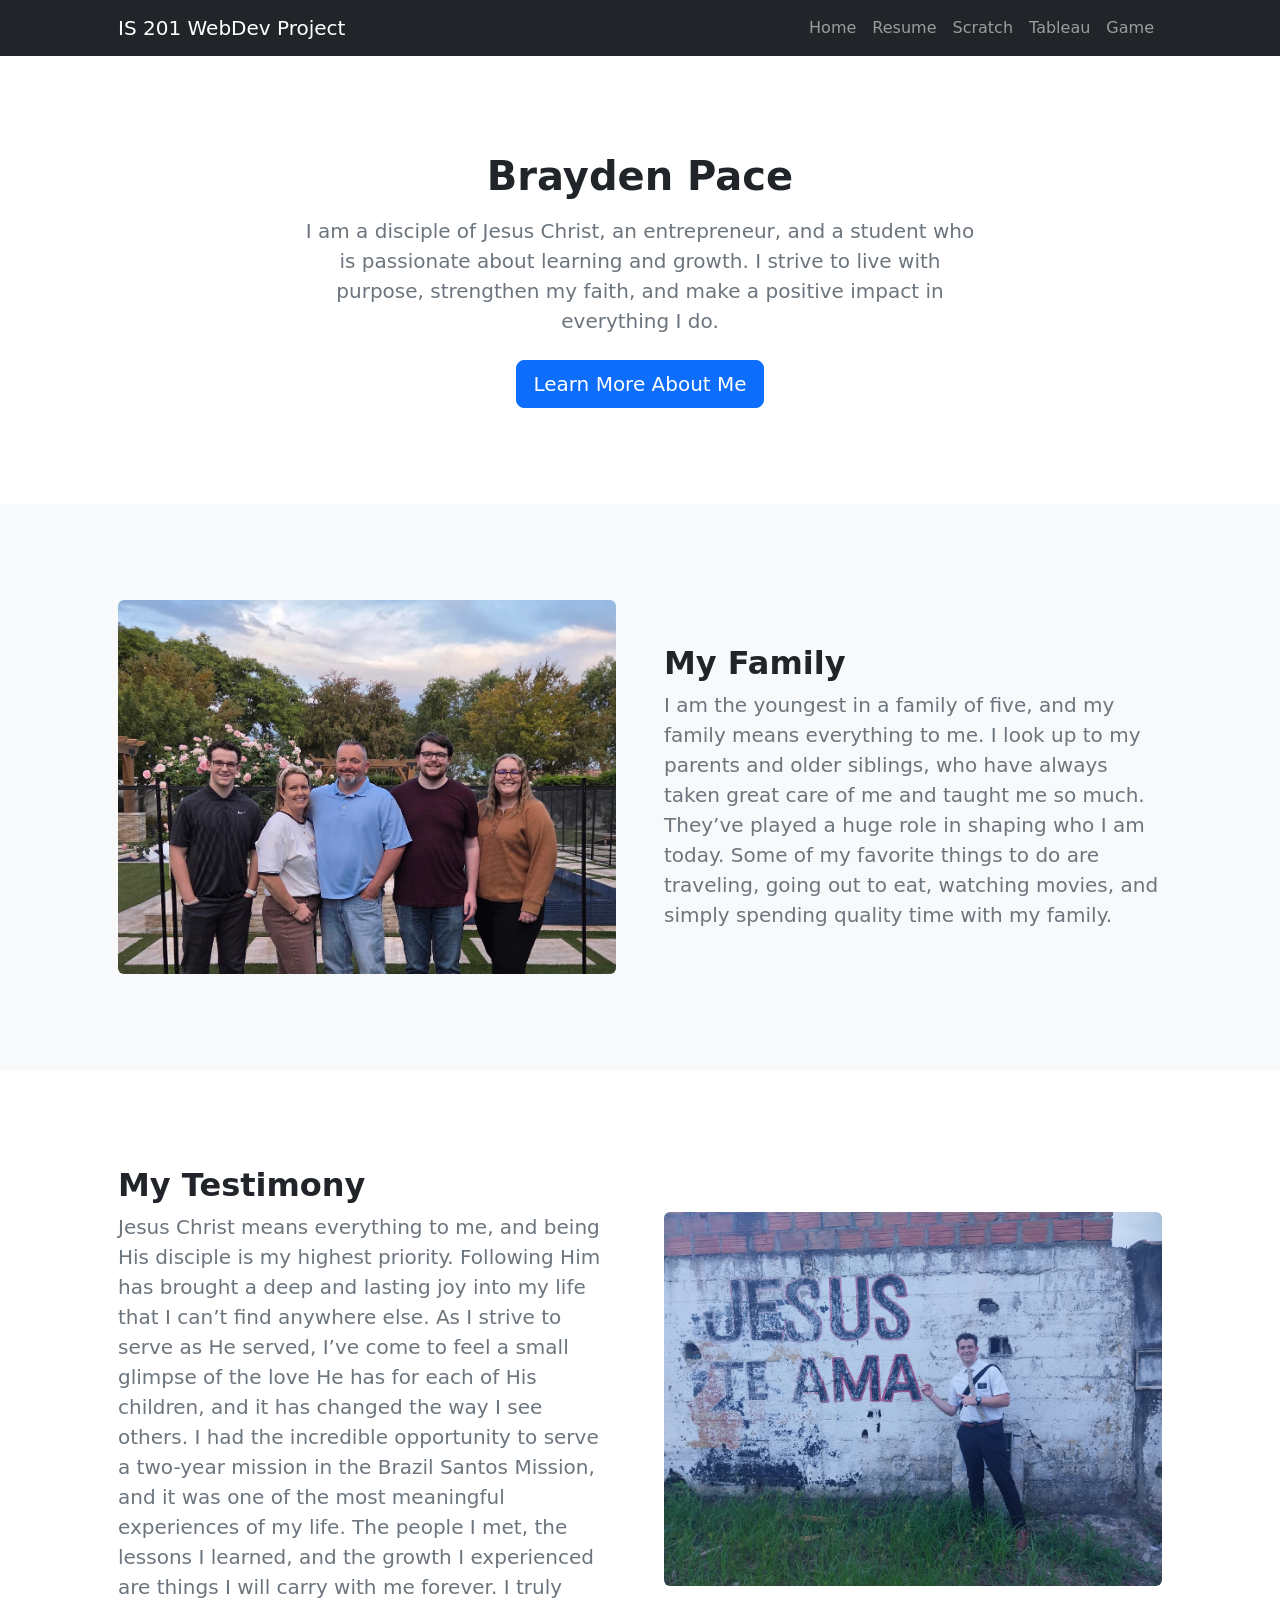
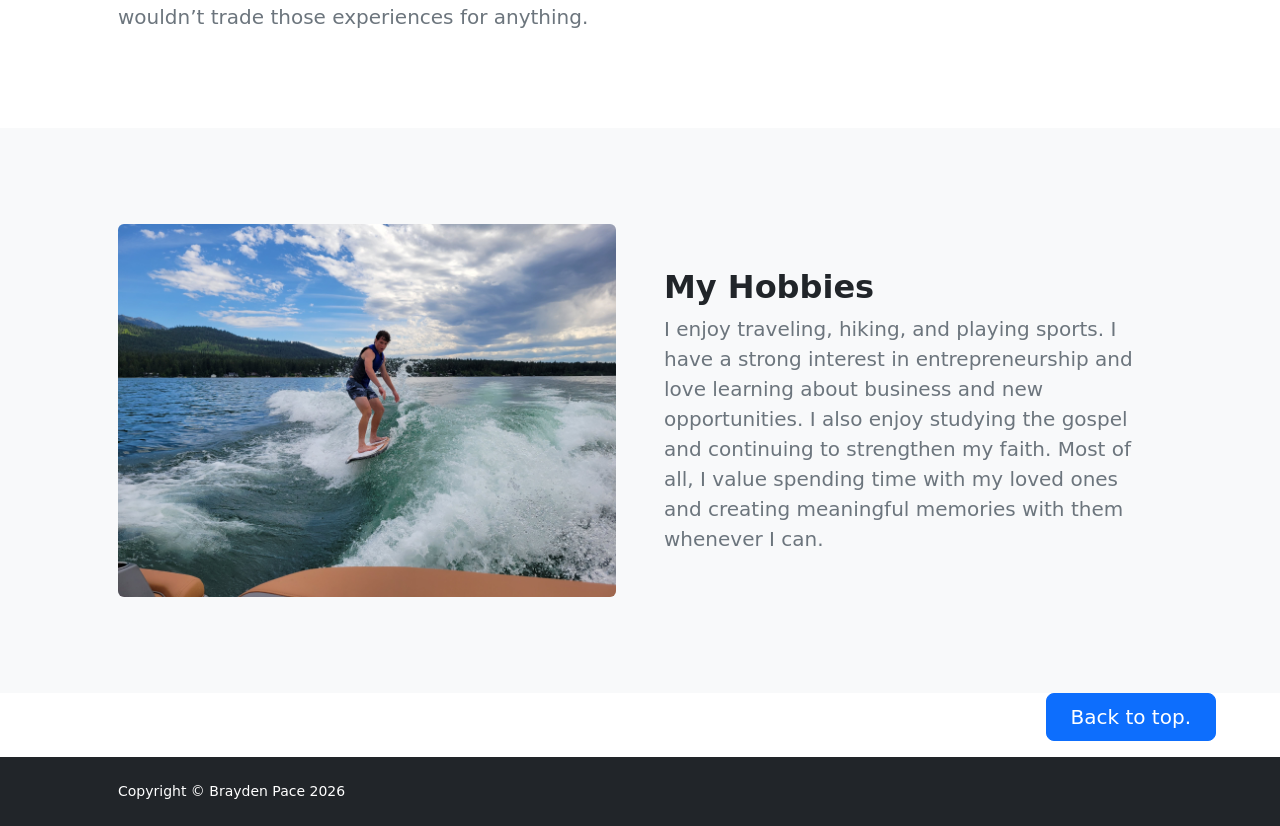
<file: index.html>
<!--
Brayden Pace
Is 201 (001)
4/15/2026
-->
<!DOCTYPE html>
<html lang="en">
    <head>
        <meta charset="utf-8" />
        <meta name="viewport" content="width=device-width, initial-scale=1, shrink-to-fit=no" />
        <meta name="description" content="" />
        <meta name="author" content="" />
        <title>Brayden Pace - All About Me</title>
        <!-- Favicon-->
        <link rel="icon" type="image/x-icon" href="assets/favicon.ico" />
        <!-- Bootstrap icons-->
        <link href="https://cdn.jsdelivr.net/npm/bootstrap-icons@1.5.0/font/bootstrap-icons.css" rel="stylesheet" />
        <!-- Core theme CSS (includes Bootstrap)-->
        <link href="css/styles.css" rel="stylesheet" />
    </head>
    <body class="d-flex flex-column">
        <main class="flex-shrink-0">
            <!-- Navigation-->
            <nav class="navbar navbar-expand-lg navbar-dark bg-dark" id="top">
                <div class="container px-5">
                    <a class="navbar-brand">IS 201 WebDev Project</a>
                    <button class="navbar-toggler" type="button" data-bs-toggle="collapse" data-bs-target="#navbarSupportedContent" aria-controls="navbarSupportedContent" aria-expanded="false" aria-label="Toggle navigation"><span class="navbar-toggler-icon"></span></button>
                    <div class="collapse navbar-collapse" id="navbarSupportedContent">
                        <ul class="navbar-nav ms-auto mb-2 mb-lg-0">
                            <li class="nav-item"><a class="nav-link" href="index.html">Home</a></li>
                            <li class="nav-item"><a class="nav-link" href="resume.html">Resume</a></li>
                            <li class="nav-item"><a class="nav-link" href="scratch.html">Scratch</a></li>
                            <li class="nav-item"><a class="nav-link" href="tableau.html">Tableau</a></li>
                            <li class="nav-item"><a class="nav-link" href="game.html">Game</a></li>
                        </ul>
                    </div>
                </div>
            </nav>
            <!-- Header-->
            <header class="py-5">
                <div class="container px-5">
                    <div class="row justify-content-center">
                        <div class="col-lg-8 col-xxl-6">
                            <div class="text-center my-5">
                                <h1 class="fw-bolder mb-3">Brayden Pace</h1>
                                <p class="lead fw-normal text-muted mb-4">I am a disciple of Jesus Christ, an entrepreneur, and a student who is passionate about learning and growth. I strive to live with purpose, strengthen my faith, and make a positive impact in everything I do.</p>
                                <a class="btn btn-primary btn-lg" href="#scroll-target">Learn More About Me</a>
                            </div>
                        </div>
                    </div>
                </div>
            </header>
            <!-- Family Section -->
            <section class="py-5 bg-light" id="scroll-target">
                <div class="container px-5 my-5">
                    <div class="row gx-5 align-items-center">
                        <div class="col-lg-6"><img class="img-fluid rounded mb-5 mb-lg-0" src="images/Pace_Family.jpg" alt="Brayden Pace's Family" /></div>
                        <div class="col-lg-6">
                            <h2 class="fw-bolder">My Family</h2>
                            <p class="lead fw-normal text-muted mb-0">I am the youngest in a family of five, and my family means everything to me. I look up to my parents and older siblings, who have always taken great care of me and taught me so much. They’ve played a huge role in shaping who I am today. Some of my favorite things to do are traveling, going out to eat, watching movies, and simply spending quality time with my family.</p>
                        </div>
                    </div>
                </div>
            </section>
            <!-- Testimony Section -->
            <section class="py-5">
                <div class="container px-5 my-5">
                    <div class="row gx-5 align-items-center">
                        <div class="col-lg-6 order-first order-lg-last"><img class="img-fluid rounded mb-5 mb-lg-0" src="images/Brayden_Mission.jpg" alt="Brayden Pace in Brazil" /></div>
                        <div class="col-lg-6">
                            <h2 class="fw-bolder">My Testimony</h2>
                            <p class="lead fw-normal text-muted mb-0">Jesus Christ means everything to me, and being His disciple is my highest priority. Following Him has brought a deep and lasting joy into my life that I can’t find anywhere else. As I strive to serve as He served, I’ve come to feel a small glimpse of the love He has for each of His children, and it has changed the way I see others. I had the incredible opportunity to serve a two-year mission in the Brazil Santos Mission, and it was one of the most meaningful experiences of my life. The people I met, the lessons I learned, and the growth I experienced are things I will carry with me forever. I truly wouldn’t trade those experiences for anything.</p>
                        </div>
                    </div>
                </div>
            </section>
            <!-- Hobbies Section -->
            <section class="py-5 bg-light" id="scroll-target">
                <div class="container px-5 my-5">
                    <div class="row gx-5 align-items-center">
                        <div class="col-lg-6"><img class="img-fluid rounded mb-5 mb-lg-0" src="images/B_Surfing.jpg" alt="Brayden Pace Wake Surfing" /></div>
                        <div class="col-lg-6">
                            <h2 class="fw-bolder">My Hobbies</h2>
                            <p class="lead fw-normal text-muted mb-0">I enjoy traveling, hiking, and playing sports. I have a strong interest in entrepreneurship and love learning about business and new opportunities. I also enjoy studying the gospel and continuing to strengthen my faith. Most of all, I value spending time with my loved ones and creating meaningful memories with them whenever I can.</p>
                        </div>
                    </div>
            </section>
            <!-- Back to Top Button -->
             <div class="d-flex justify-content-end px-5">
                <a class="btn btn-primary btn-lg px-4 me-sm-3 mb-3 me-4" href="#top">Back to top.</a>
            </div>
        </main>
        <!-- Footer-->
        <footer class="bg-dark py-4 mt-auto">
            <div class="container px-5">
                <div class="row align-items-center justify-content-between flex-column flex-sm-row">
                    <div class="col-auto"><div class="small m-0 text-white">Copyright &copy; Brayden Pace 2026</div></div>
                </div>
            </div>
        </footer>
        <!-- Bootstrap core JS-->
        <script src="https://cdn.jsdelivr.net/npm/bootstrap@5.2.3/dist/js/bootstrap.bundle.min.js"></script>
        <!-- Core theme JS-->
        <script src="js/scripts.js"></script>
    </body>
</html>
</file>
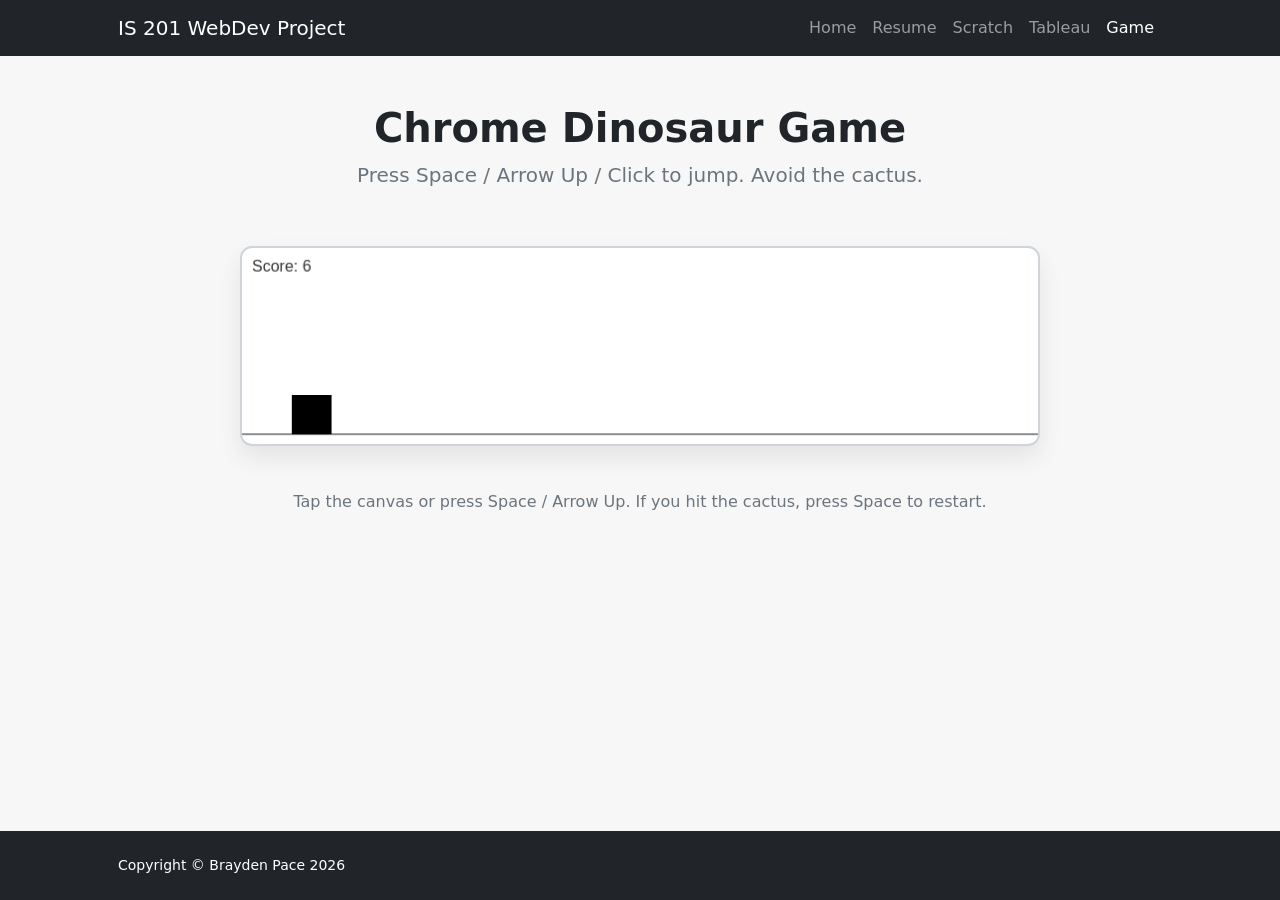
<file: game.html>
<!--
Brayden Pace
Is 201 (001)
4/15/2026
-->
<!DOCTYPE html>
<html lang="en">
    <head>
       <!-- Header -->
        <meta charset="utf-8" />
        <meta name="viewport" content="width=device-width, initial-scale=1, shrink-to-fit=no" />
        <meta name="description" content="" />
        <meta name="author" content="" />
        <title>Dinosaur Game</title>
        <link rel="icon" type="image/x-icon" href="assets/favicon.ico" />
        <link href="https://cdn.jsdelivr.net/npm/bootstrap-icons@1.5.0/font/bootstrap-icons.css" rel="stylesheet" />
        <link href="css/styles.css" rel="stylesheet" />
        <!-- Dinosaur Game Styles -->
        <style>
            body {
                margin: 0;
                overflow-x: hidden;
                background: #f7f7f7;
            }
            #game {
                display: block;
                margin: 0 auto;
                width: 100%;
                max-width: 800px;
                height: 200px;
                background: white;
                border: 2px solid #ced4da;
                border-radius: 12px;
                box-shadow: 0 12px 24px rgba(0, 0, 0, 0.08);
            }
            #game-container {
                padding: 2rem 0;
            }
            #game-instructions {
                max-width: 800px;
                margin: 0.75rem auto 0;
                text-align: center;
                color: #6c757d;
            }
        </style>
    </head>
    <!-- Navigation & Game Instructions -->
    <body class="d-flex flex-column h-100">
        <main class="flex-shrink-0">
            <nav class="navbar navbar-expand-lg navbar-dark bg-dark">
                <div class="container px-5">
                    <a class="navbar-brand">IS 201 WebDev Project</a>
                    <button class="navbar-toggler" type="button" data-bs-toggle="collapse" data-bs-target="#navbarSupportedContent" aria-controls="navbarSupportedContent" aria-expanded="false" aria-label="Toggle navigation"><span class="navbar-toggler-icon"></span></button>
                    <div class="collapse navbar-collapse" id="navbarSupportedContent">
                        <ul class="navbar-nav ms-auto mb-2 mb-lg-0">
                            <li class="nav-item"><a class="nav-link" href="index.html">Home</a></li>
                            <li class="nav-item"><a class="nav-link" href="resume.html">Resume</a></li>
                            <li class="nav-item"><a class="nav-link" href="scratch.html">Scratch</a></li>
                            <li class="nav-item"><a class="nav-link" href="tableau.html">Tableau</a></li>
                            <li class="nav-item"><a class="nav-link active" href="game.html">Game</a></li>
                        </ul>
                    </div>
                </div>
            </nav>
            <section class="py-5">
                <div class="container px-5">
                    <div class="text-center mb-4">
                        <h1 class="fw-bolder">Chrome Dinosaur Game</h1>
                        <p class="lead fw-normal text-muted mb-0">Press Space / Arrow Up / Click to jump. Avoid the cactus.</p>
                    </div>
                    <div id="game-container">
                        <canvas id="game" width="800" height="200"></canvas>
                    </div>
                    <p id="game-instructions">Tap the canvas or press Space / Arrow Up. If you hit the cactus, press Space to restart.</p>
                </div>
            </section>
        </main>
        <!-- Footer -->
        <footer class="bg-dark py-4 mt-auto">
            <div class="container px-5">
                <div class="row align-items-center justify-content-between flex-column flex-sm-row">
                    <div class="col-auto"><div class="small m-0 text-white">Copyright &copy; Brayden Pace 2026</div></div>
                </div>
            </div>
        </footer>
        <!-- Dinosaur Game Code -->
           <script>
            const canvas = document.getElementById('game');
            const ctx = canvas.getContext('2d');

            let dino = { x: 50, y: 150, w: 40, h: 40, vy: 0, jumping: false };
            let gravity = 0.6;
            let obstacles = [];
            let speed = 6;
            let frame = 0;
            let score = 0;
            let gameOver = false;
            let gameStarted = false;
            let nextObstacleFrame = 90;
            let minSpawnGap = 60;
            let maxSpawnGap = 120;

            function drawDino() {
                ctx.fillStyle = 'black';
                ctx.fillRect(dino.x, dino.y, dino.w, dino.h);
            }

            function drawObstacles() {
                ctx.fillStyle = 'green';
                obstacles.forEach(o => {
                    ctx.fillRect(o.x, o.y, o.w, o.h);
                });
            }

            function drawGround() {
                ctx.strokeStyle = '#8a8a8a';
                ctx.lineWidth = 2;
                ctx.beginPath();
                ctx.moveTo(0, 190);
                ctx.lineTo(canvas.width, 190);
                ctx.stroke();
            }

            function drawScore() {
                ctx.fillStyle = '#333';
                ctx.font = '16px sans-serif';
                ctx.fillText('Score: ' + score, 10, 24);
                if (gameOver) {
                    ctx.fillStyle = '#d00';
                    ctx.font = '20px sans-serif';
                    ctx.fillText('Game Over - Press Space to restart', 160, 110);
                }
            }

            function jump() {
                if (gameOver) return;
                if (!dino.jumping) {
                    dino.vy = -12;
                    dino.jumping = true;
                    gameStarted = true;
                }
            }

            function resetGame() {
                obstacles = [];
                speed = 6;
                frame = 0;
                score = 0;
                nextObstacleFrame = 90;
                dino.y = 150;
                dino.vy = 0;
                dino.jumping = false;
                gameOver = false;
                gameStarted = true;
            }

            function update() {
                frame++;
                dino.y += dino.vy;
                dino.vy += gravity;

                if (dino.y >= 150) {
                    dino.y = 150;
                    dino.vy = 0;
                    dino.jumping = false;
                }

                if (frame >= nextObstacleFrame) {
                    obstacles.push({ x: canvas.width, y: 150, w: 20, h: 40 });
                    nextObstacleFrame = frame + minSpawnGap + Math.floor(Math.random() * (maxSpawnGap - minSpawnGap));
                }

                speed = 6 + score * 0.03;

                obstacles.forEach(o => o.x -= speed);

                obstacles = obstacles.filter(o => o.x > -o.w);

                score = Math.floor(frame / 10);

                obstacles.forEach(o => {
                    if (
                        dino.x < o.x + o.w &&
                        dino.x + dino.w > o.x &&
                        dino.y < o.y + o.h &&
                        dino.y + dino.h > o.y
                    ) {
                        gameOver = true;
                    }
                });

                if (gameOver) {
                    gameStarted = false;
                }
            }

            function render() {
                ctx.clearRect(0, 0, canvas.width, canvas.height);
                drawGround();
                drawDino();
                drawObstacles();
                drawScore();
            }

            function loop() {
                if (gameStarted && !gameOver) {
                    update();
                }
                render();
                requestAnimationFrame(loop);
            }

            window.addEventListener('keydown', (event) => {
                if (event.code === 'Space' || event.code === 'ArrowUp') {
                    event.preventDefault();
                    if (gameOver) {
                        resetGame();
                    } else {
                        jump();
                    }
                }
            });

            canvas.addEventListener('click', () => {
                if (gameOver) {
                    resetGame();
                } else {
                    jump();
                }
            });

            resetGame();
            loop();
        </script>
         <!-- Bootstrap core JS-->
        <script src="https://cdn.jsdelivr.net/npm/bootstrap@5.2.3/dist/js/bootstrap.bundle.min.js"></script>
        <!-- Core theme JS-->
        <script src="js/scripts.js"></script>
    </body>
</html>
</file>
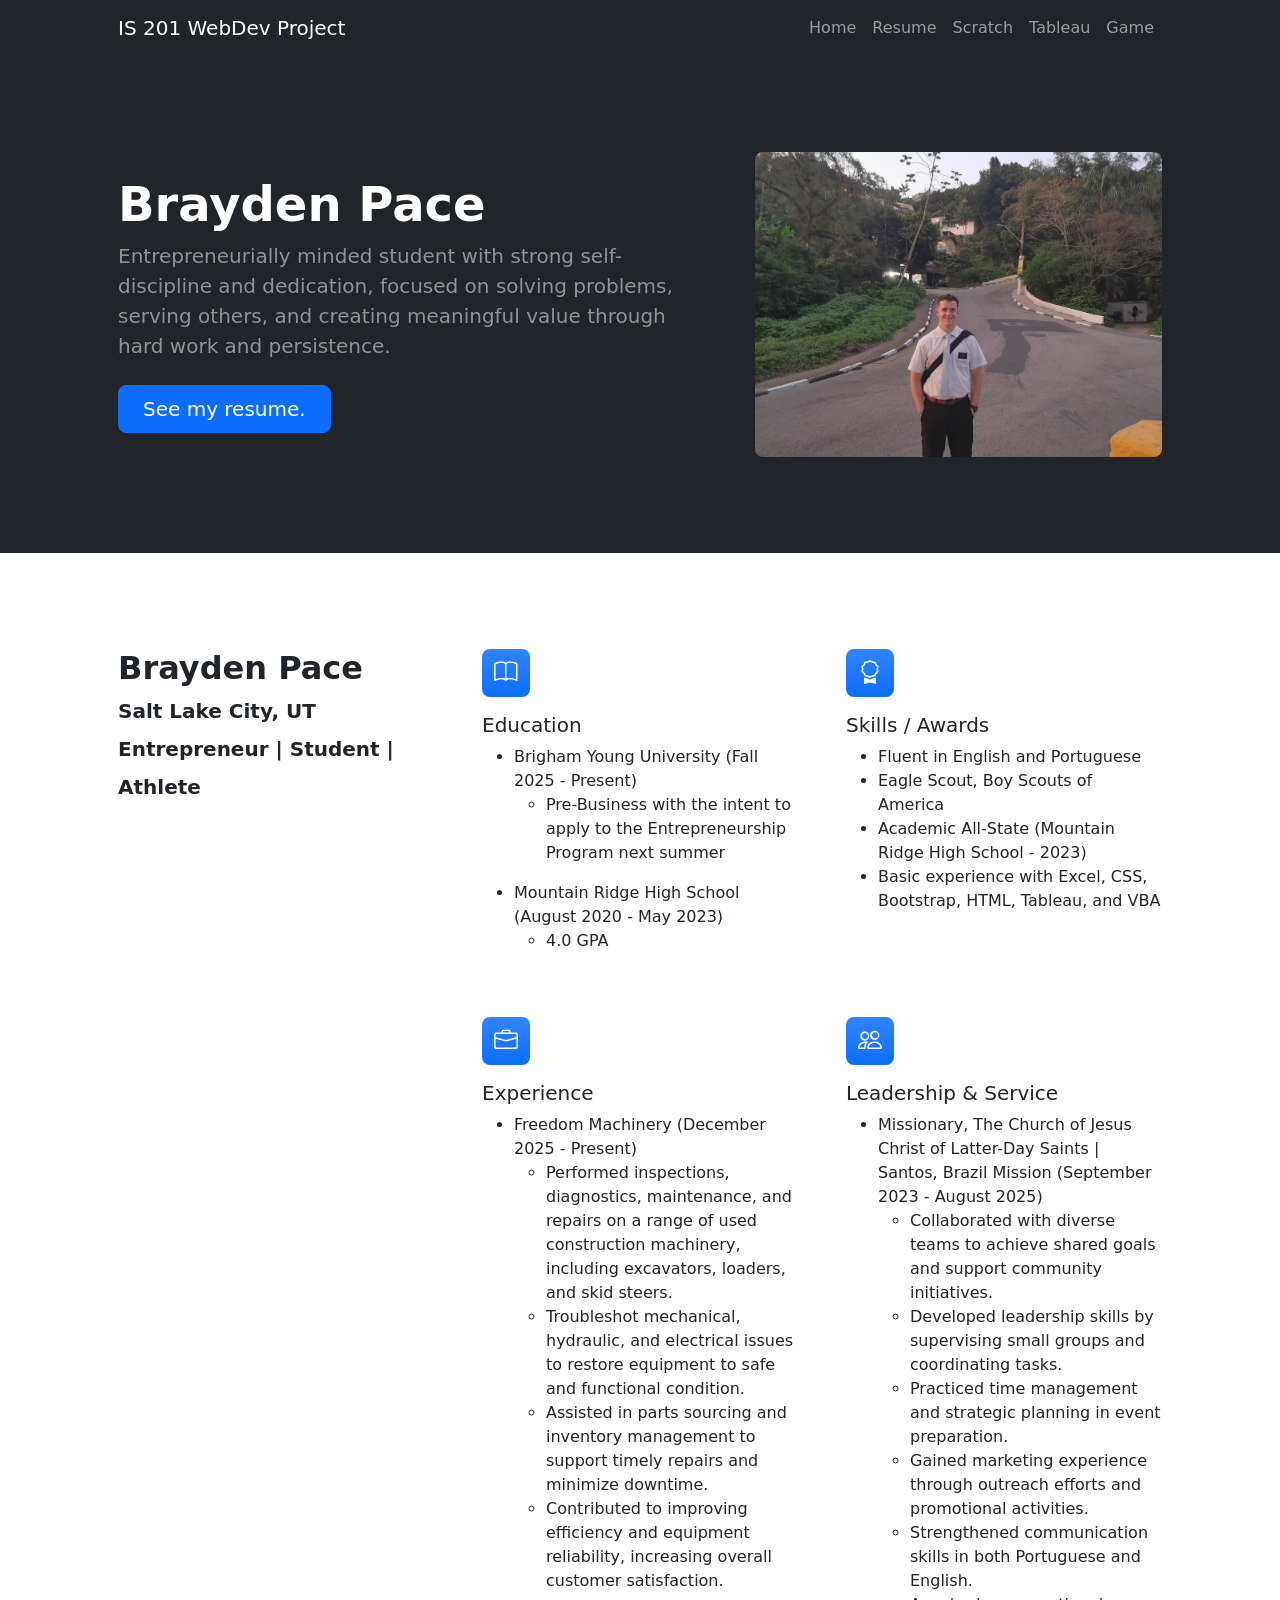
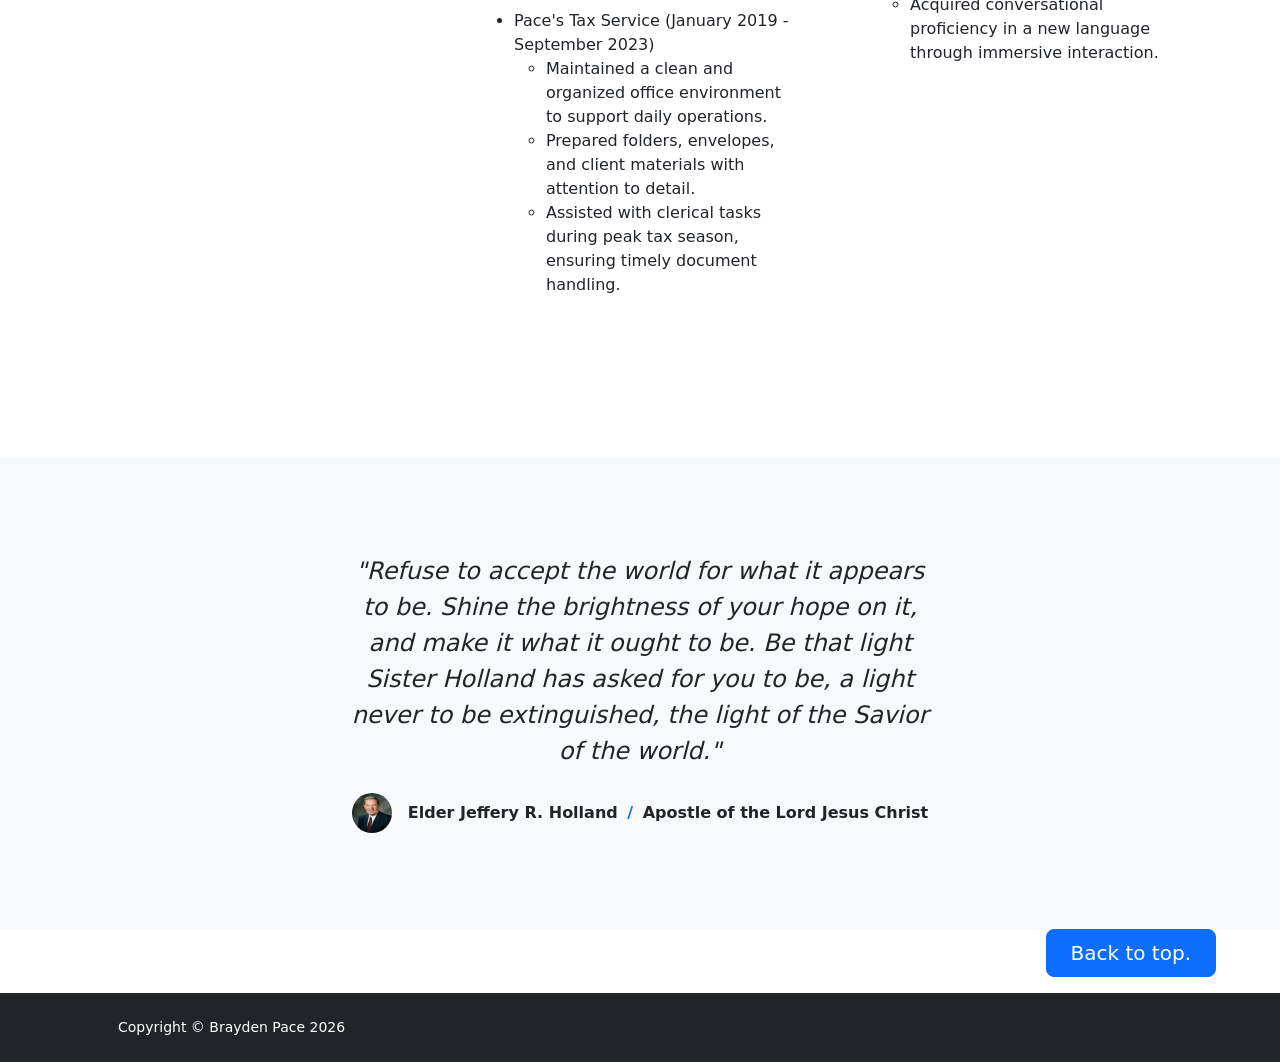
<file: resume.html>
<!--
Brayden Pace
Is 201 (001)
4/15/2026
-->
<!DOCTYPE html>
<html lang="en">
    <head>
        <meta charset="utf-8" />
        <meta name="viewport" content="width=device-width, initial-scale=1, shrink-to-fit=no" />
        <meta name="description" content="" />
        <meta name="author" content="" />
        <title>Brayden Pace - Resume</title>
        <!-- Favicon-->
        <link rel="icon" type="image/x-icon" href="assets/favicon.ico" />
        <!-- Bootstrap icons-->
        <link href="https://cdn.jsdelivr.net/npm/bootstrap-icons@1.5.0/font/bootstrap-icons.css" rel="stylesheet" />
        <!-- Core theme CSS (includes Bootstrap)-->
        <link href="css/styles.css" rel="stylesheet" />
    </head>
    <body class="d-flex flex-column h-100">
        <main class="flex-shrink-0">
            <!-- Navigation-->
            <nav class="navbar navbar-expand-lg navbar-dark bg-dark" id="top">
                <div class="container px-5">
                    <a class="navbar-brand">IS 201 WebDev Project</a>
                    <button class="navbar-toggler" type="button" data-bs-toggle="collapse" data-bs-target="#navbarSupportedContent" aria-controls="navbarSupportedContent" aria-expanded="false" aria-label="Toggle navigation"><span class="navbar-toggler-icon"></span></button>
                    <div class="collapse navbar-collapse" id="navbarSupportedContent">
                        <ul class="navbar-nav ms-auto mb-2 mb-lg-0">
                            <li class="nav-item"><a class="nav-link" href="index.html">Home</a></li>
                            <li class="nav-item"><a class="nav-link" href="resume.html">Resume</a></li>
                            <li class="nav-item"><a class="nav-link" href="scratch.html">Scratch</a></li>
                            <li class="nav-item"><a class="nav-link" href="tableau.html">Tableau</a></li>
                            <li class="nav-item"><a class="nav-link" href="game.html">Game</a></li>
                        </ul>
                    </div>
                </div>
            </nav>
            <!-- Header-->
            <header class="bg-dark py-5">
                <div class="container px-5">
                    <div class="row gx-5 align-items-center justify-content-center">
                        <div class="col-lg-8 col-xl-7 col-xxl-6">
                            <div class="my-5 text-center text-xl-start">
                                <h1 class="display-5 fw-bolder text-white mb-2">Brayden Pace</h1>
                                <p class="lead fw-normal text-white-50 mb-4">Entrepreneurially minded student with strong self-discipline and dedication, focused on solving problems, serving others, and creating meaningful value through hard work and persistence.</p>
                                <div class="d-grid gap-3 d-sm-flex justify-content-sm-center justify-content-xl-start">
                                    <a class="btn btn-primary btn-lg px-4 me-sm-3" href="#features">See my resume.</a>
                                </div>
                            </div>
                        </div>
                        <div class="col-xl-5 col-xxl-6 d-none d-xl-block text-center"><img class="img-fluid rounded-3 my-5" src="images/Brayden_Pace_Brazil.jpg" alt="Brayden Pace Profile" /></div>
                    </div>
                </div>
            </header>
            <!-- Resume Section-->
            <section class="py-5" id="features">
                <div class="container px-5 my-5">
                    <div class="row gx-5">
                        <div class="col-lg-4 mb-5 mb-lg-0"><h2 class="fw-bolder mb-0">
                            Brayden Pace<br>
                            <span style="font-size: 20px;">Salt Lake City, UT</span><br>
                            <span style="font-size: 20px;">Entrepreneur | Student | Athlete</span>
                        </h2></div>
                        <div class="col-lg-8">
                            <div class="row gx-5 row-cols-1 row-cols-md-2">
                                <div class="col mb-5 h-100">
                                    <div class="feature bg-primary bg-gradient text-white rounded-3 mb-3"><i class="bi bi-book"></i></div>
                                    <h2 class="h5">Education</h2>
                                    <p class="mb-0">
                                        <ul>
                                            <li>
                                                Brigham Young University (Fall 2025 - Present)
                                                <ul>
                                                    <li>Pre-Business with the intent to apply to the Entrepreneurship Program next summer</li>
                                                </ul>
                                            </li>
                                        </ul>
                                        <ul>
                                            <li>
                                                Mountain Ridge High School (August 2020 - May 2023)
                                                <ul>
                                                    <li>4.0 GPA</li>
                                                </ul>
                                            </li>
                                        </ul>
                                    </p>
                                </div>
                                <div class="col mb-5 mb-md-0 h-100">
                                    <div class="feature bg-primary bg-gradient text-white rounded-3 mb-3"><i class="bi bi-award"></i></div>
                                    <h2 class="h5">Skills / Awards</h2>
                                    <p class="mb-0">
                                         <ul>
                                            <li>Fluent in English and Portuguese</li>
                                            <li>Eagle Scout, Boy Scouts of America</li>
                                            <li>Academic All-State (Mountain Ridge High School - 2023)</li>
                                            <li>Basic experience with Excel, CSS, Bootstrap, HTML, Tableau, and VBA</li>
                                        </ul>
                                    </p>
                                </div>
                                <div class="col mb-5 h-100">
                                    <div class="feature bg-primary bg-gradient text-white rounded-3 mb-3"><i class="bi bi-briefcase"></i></div>
                                    <h2 class="h5">Experience</h2>
                                    <p class="mb-0">
                                        <ul>
                                            <li>
                                                Freedom Machinery (December 2025 - Present)
                                                <ul>
                                                    <li>Performed inspections, diagnostics, maintenance, and repairs on a range of used construction machinery, including excavators, loaders, and skid steers.</li>
                                                    <li>Troubleshot mechanical, hydraulic, and electrical issues to restore equipment to safe and functional condition.</li>
                                                    <li>Assisted in parts sourcing and inventory management to support timely repairs and minimize downtime.</li>
                                                    <li>Contributed to improving efficiency and equipment reliability, increasing overall customer satisfaction.</li>
                                                </ul>
                                            </li>
                                        </ul>
                                        <ul> 
                                            <li>
                                                Pace's Tax Service (January 2019 - September 2023)
                                                <ul>
                                                    <li>Maintained a clean and organized office environment to support daily operations.</li>
                                                    <li>Prepared folders, envelopes, and client materials with attention to detail.</li>
                                                    <li>Assisted with clerical tasks during peak tax season, ensuring timely document handling.</li>
                                                </ul>
                                            </li>
                                        </ul>
                                    </p>
                                </div>
                                <div class="col h-100">
                                    <div class="feature bg-primary bg-gradient text-white rounded-3 mb-3"><i class="bi bi-people"></i></div>
                                    <h2 class="h5">Leadership & Service</h2>
                                    <p class="mb-0">
                                        <ul>
                                            <li>
                                                Missionary, The Church of Jesus Christ of Latter-Day Saints | Santos, Brazil Mission (September 2023 - August 2025)
                                                <ul>
                                                    <li>Collaborated with diverse teams to achieve shared goals and support community initiatives.</li>
                                                    <li>Developed leadership skills by supervising small groups and coordinating tasks.</li>
                                                    <li>Practiced time management and strategic planning in event preparation.</li>
                                                    <li>Gained marketing experience through outreach efforts and promotional activities.</li>
                                                    <li>Strengthened communication skills in both Portuguese and English.</li>
                                                    <li>Acquired conversational proficiency in a new language through immersive interaction.</li>
                                                </ul>
                                            </li>
                                        </ul>
                                    </p>
                                </div>
                            </div>
                        </div>
                    </div>
                </div>
            </section>
            <!-- Quote Section-->
            <div class="py-5 bg-light">
                <div class="container px-5 my-5">
                    <div class="row gx-5 justify-content-center">
                        <div class="col-lg-10 col-xl-7">
                            <div class="text-center">
                                <div class="fs-4 mb-4 fst-italic">"Refuse to accept the world for what it appears to be. Shine the brightness of your hope on it, and make it what it ought to be. Be that light Sister Holland has asked for you to be, a light never to be extinguished, the light of the Savior of the world."</div>
                                <div class="d-flex align-items-center justify-content-center">
                                    <img class="rounded-circle me-3" src="images/Elder_Jeffrey_R._Holland.jpg" height="40" width="40" alt="Elder Jeffery R. Holland" />
                                    <div class="fw-bold">
                                        Elder Jeffery R. Holland
                                        <span class="fw-bold text-primary mx-1">/</span>
                                        Apostle of the Lord Jesus Christ
                                    </div>
                                </div>
                            </div>
                        </div>
                    </div>
                </div>
            </div>
             <!-- Back to Top Button -->
            <div class="d-flex justify-content-end px-5">
                <a class="btn btn-primary btn-lg px-4 me-sm-3 mb-3 me-4" href="#top">Back to top.</a>
            </div>
        </main>
        <!-- Footer-->
        <footer class="bg-dark py-4 mt-auto">
            <div class="container px-5">
                <div class="row align-items-center justify-content-between flex-column flex-sm-row">
                    <div class="col-auto"><div class="small m-0 text-white">Copyright &copy; Brayden Pace 2026</div></div>
                </div>
            </div>
        </footer>
        <!-- Bootstrap core JS-->
        <script src="https://cdn.jsdelivr.net/npm/bootstrap@5.2.3/dist/js/bootstrap.bundle.min.js"></script>
        <!-- Core theme JS-->
        <script src="js/scripts.js"></script>
    </body>
</html>
</file>
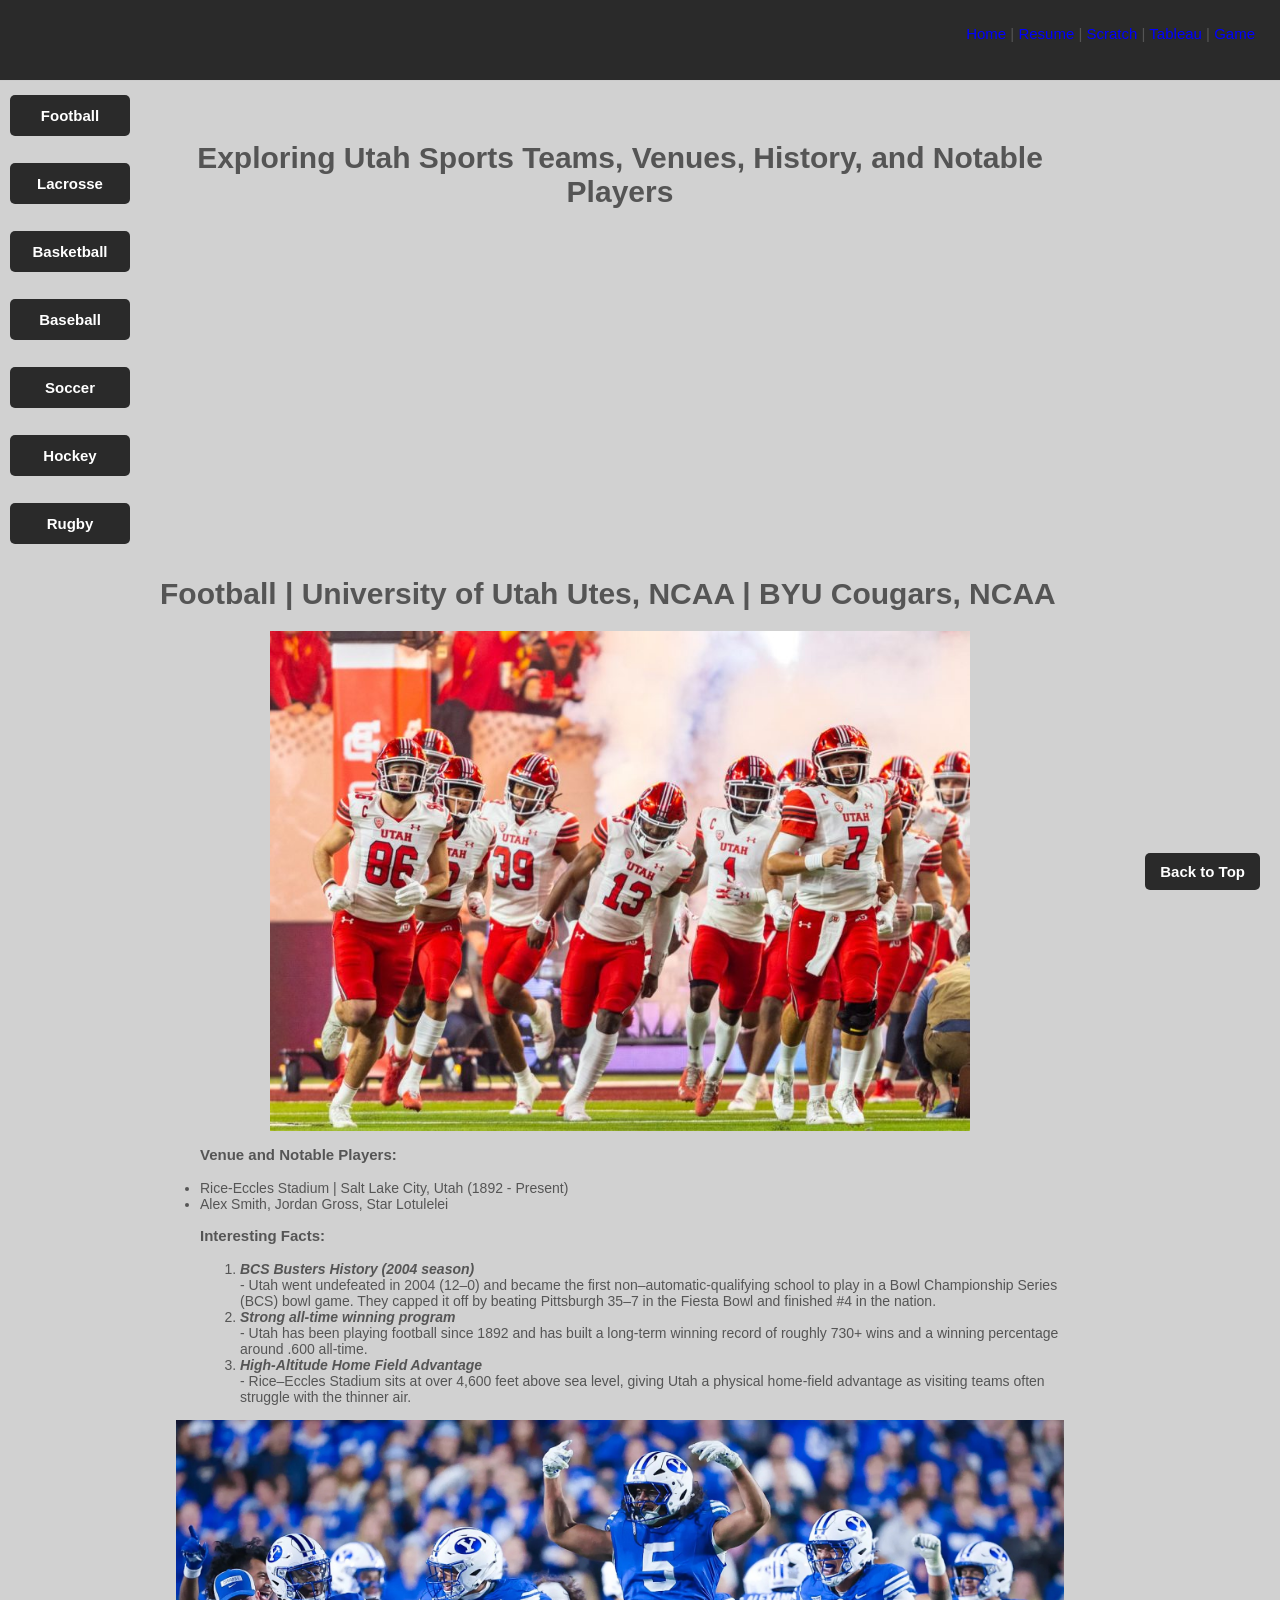
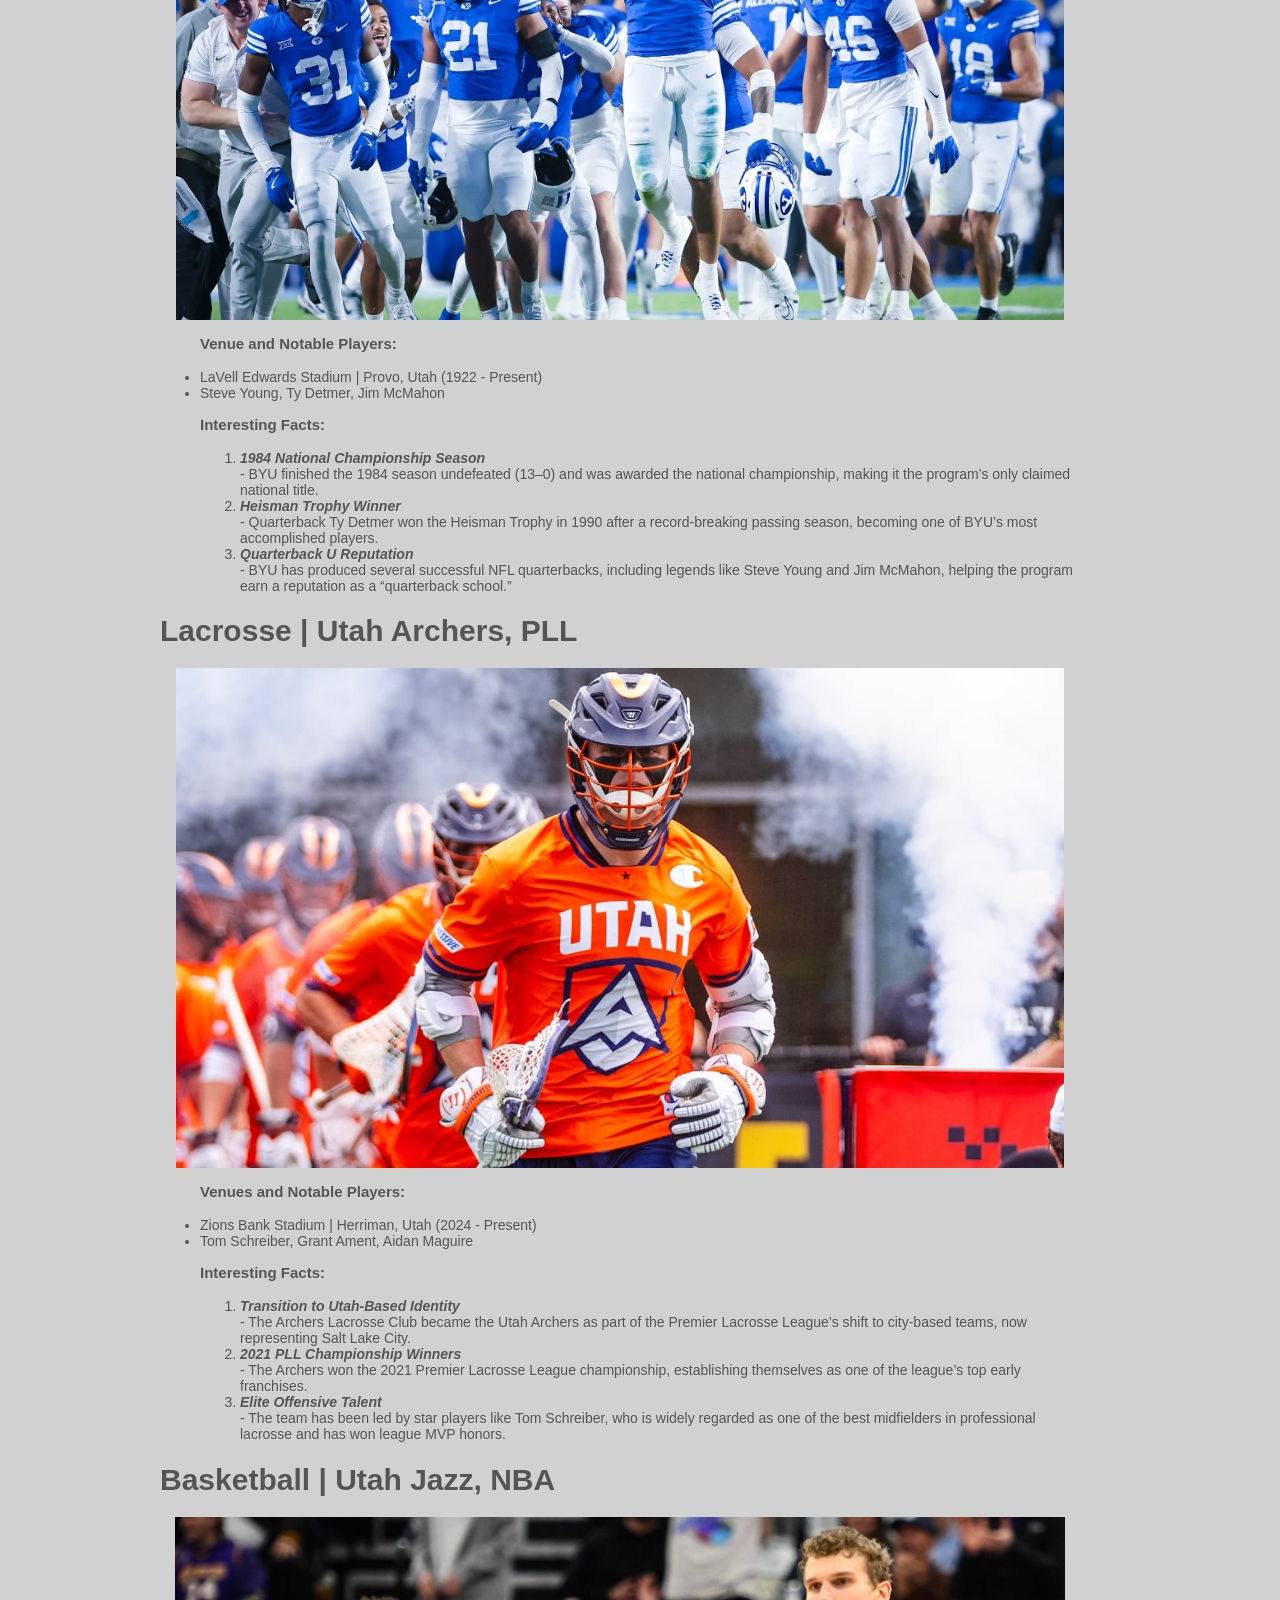
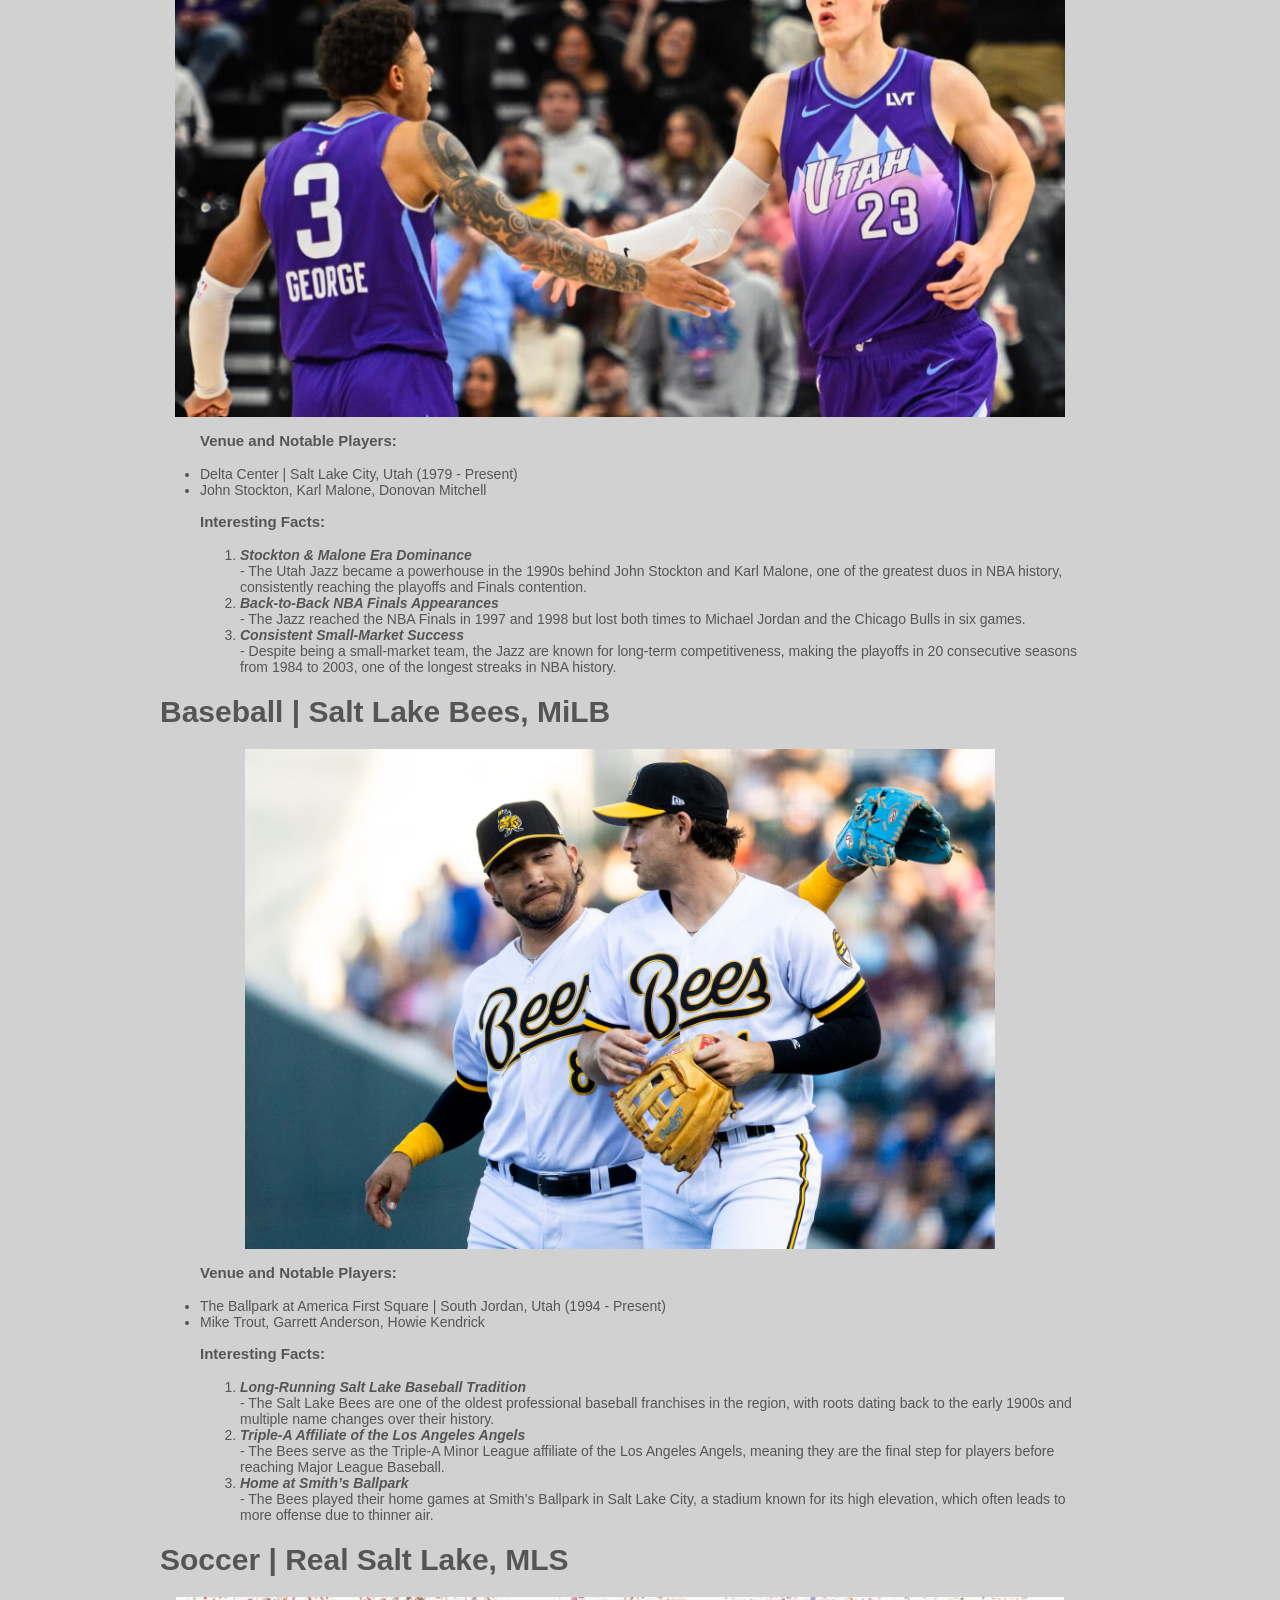
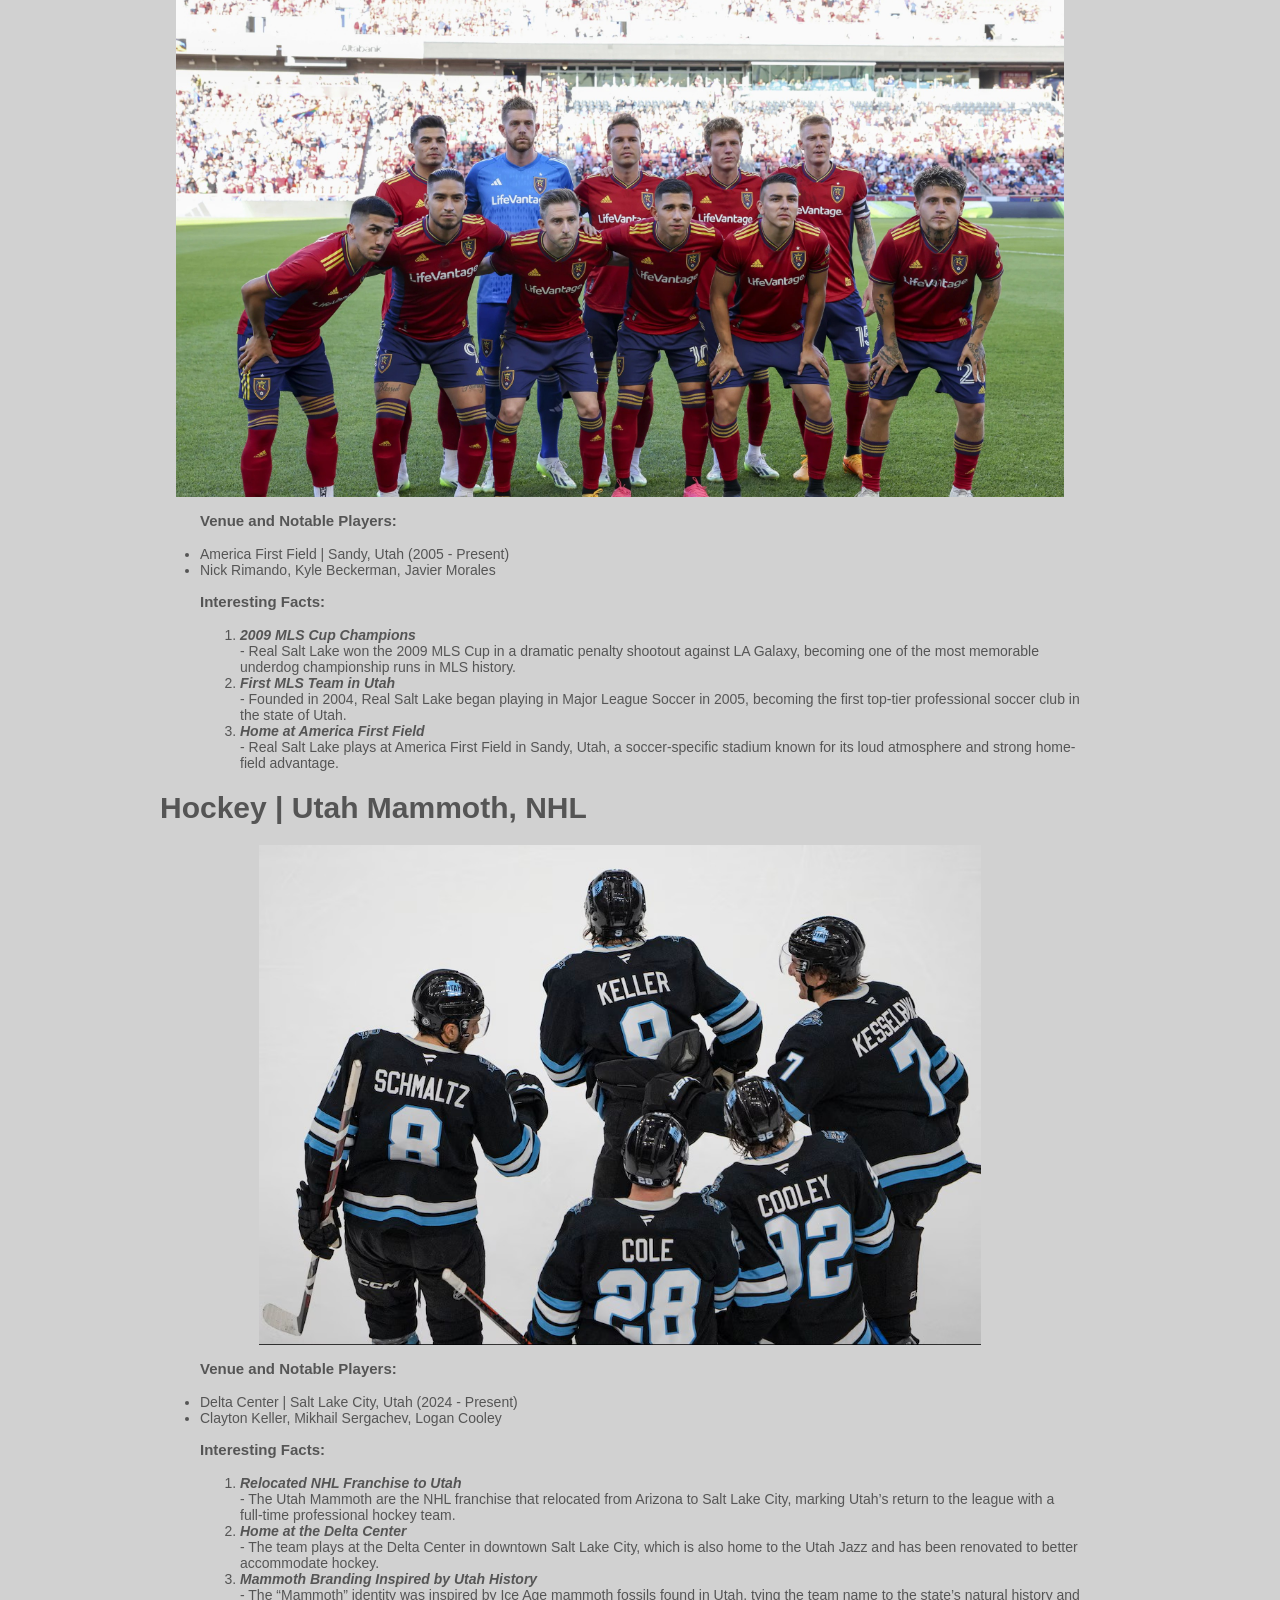
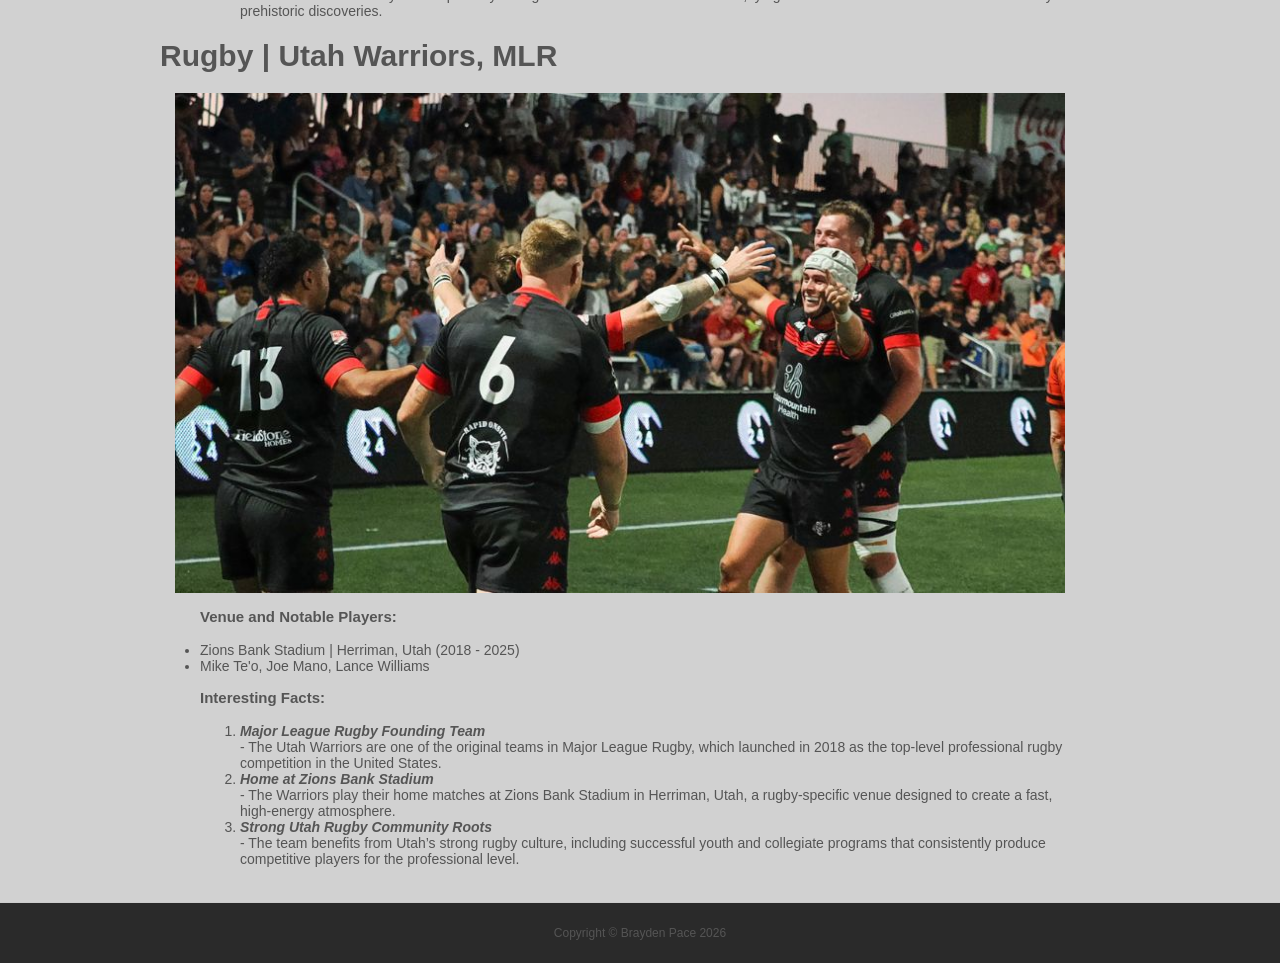
<file: scratch.html>
<!--
Brayden Pace
IS 201 (001)
4/7/2026
-->
<!DOCTYPE html>
<html lang="en">
<head>
    <meta charset="UTF-8">
    <meta name="viewport" content="width=device-width, initial-scale=1.0">
    <title>Brayden Pace - Scratch</title>

    <link rel="stylesheet" href="custom styles/styles.css">
    <link rel="stylesheet" href="custom styles/layoutstyles.css">
</head>

<body>

<div class="header common">
    <span class="subheader">
        <a href="index.html">Home</a> |
        <a href="resume.html">Resume</a> |
        <a href="scratch.html">Scratch</a> |
        <a href="tableau.html">Tableau</a> |
        <a href="game.html">Game</a>
    </span>
</div>

<div class="leftmenu common">
    <a href="#fball" id="#top">Football</a><br>
    <a href="#lax">Lacrosse</a><br>
    <a href="#bball">Basketball</a><br>
    <a href="#bsbl">Baseball</a><br>
    <a href="#soc">Soccer</a><br>
    <a href="#hoc">Hockey</a><br>
    <a href="#rugby">Rugby</a><br>
</div>

<div class="mainbody">
<header style="margin-top: 0; text-align: center; margin-bottom: 30px;">
    <h1>Exploring Utah Sports Teams, Venues, History, and Notable Players</h1>
</header>

   <!-- YouTube Video Embed -->
    <div style="text-align: center; margin: 20px 0;">
    <iframe width="560" height="315"
        src="https://www.youtube.com/embed/-pFIYFyb7O0"
        title="YouTube video player"
        frameborder="0"
        allow="accelerometer; autoplay; clipboard-write; encrypted-media; gyroscope; picture-in-picture; web-share"
        referrerpolicy="strict-origin-when-cross-origin"
        allowfullscreen>
    </iframe>
</div>

    <!-- FOOTBALL -->
    <h1 id="fball" class="resumeListHeading">Football | University of Utah Utes, NCAA | BYU Cougars, NCAA</h1>
    <img src="images/Utah_Football.jpg" height="500" alt="Utah Football">

    <ul> <span class="bold">Venue and Notable Players:</span> <br><br>
        <li>Rice-Eccles Stadium | Salt Lake City, Utah (1892 - Present)</li>
        <li>Alex Smith, Jordan Gross, Star Lotulelei</li>
    </ul>
    <ul> <span class="bold">Interesting Facts:</span> <br><br>
       <ol>
            <li><span class="both">BCS Busters History (2004 season)</span> <br>
            - Utah went undefeated in 2004 (12–0) and became the first non–automatic-qualifying school to play in a Bowl Championship Series (BCS) bowl game. They capped it off by beating Pittsburgh 35–7 in the Fiesta Bowl and finished #4 in the nation.</li>
            <li><span class="both">Strong all-time winning program</span> <br>
            - Utah has been playing football since 1892 and has built a long-term winning record of roughly 730+ wins and a winning percentage around .600 all-time.</li>
            <li><span class="both">High-Altitude Home Field Advantage</span> <br>
            - Rice–Eccles Stadium sits at over 4,600 feet above sea level, giving Utah a physical home-field advantage as visiting teams often struggle with the thinner air.</li>
        </ol>
    </ul>

    <img src="images/BYU_Football.jpg" height="500" alt="BYU Football">

    <ul> <span class="bold">Venue and Notable Players:</span> <br><br>
        <li>LaVell Edwards Stadium | Provo, Utah (1922 - Present)</li>
        <li>Steve Young, Ty Detmer, Jim McMahon</li>
    </ul>
    <ul> <span class="bold">Interesting Facts:</span> <br><br>
       <ol>
           <li><span class="both">1984 National Championship Season</span> <br>
            - BYU finished the 1984 season undefeated (13–0) and was awarded the national championship, making it the program’s only claimed national title.</li>
            <li><span class="both">Heisman Trophy Winner</span> <br>
            - Quarterback Ty Detmer won the Heisman Trophy in 1990 after a record-breaking passing season, becoming one of BYU’s most accomplished players.</li>
            <li><span class="both">Quarterback U Reputation</span> <br>
            - BYU has produced several successful NFL quarterbacks, including legends like Steve Young and Jim McMahon, helping the program earn a reputation as a “quarterback school.”</li>
        </ol>
    </ul>

    <!-- LACROSSE -->
    <h1 id="lax" class="resumeListHeading">Lacrosse | Utah Archers, PLL</h1>
    <img src="images/Utah_Archers.jpg" height="500" alt="Utah Archers">

    <ul> <span class="bold">Venues and Notable Players:</span> <br><br>
        <li>Zions Bank Stadium | Herriman, Utah (2024 - Present)</li>
        <li>Tom Schreiber, Grant Ament, Aidan Maguire</li>
    </ul>
    <ul> <span class="bold">Interesting Facts:</span> <br><br>
       <ol>
            <li><span class="both">Transition to Utah-Based Identity</span> <br>
            - The Archers Lacrosse Club became the Utah Archers as part of the Premier Lacrosse League’s shift to city-based teams, now representing Salt Lake City.</li>
            <li><span class="both">2021 PLL Championship Winners</span> <br>
            - The Archers won the 2021 Premier Lacrosse League championship, establishing themselves as one of the league’s top early franchises.</li>
            <li><span class="both">Elite Offensive Talent</span> <br>
            - The team has been led by star players like Tom Schreiber, who is widely regarded as one of the best midfielders in professional lacrosse and has won league MVP honors.</li>
        </ol>
    </ul>

    <!-- BASKETBALL -->
    <h1 id="bball" class="resumeListHeading">Basketball | Utah Jazz, NBA</h1>
    <img src="images/Utah_Jazz.jpg" height="500" alt="Utah Jazz">

    <ul> <span class="bold">Venue and Notable Players:</span> <br><br>
        <li>Delta Center | Salt Lake City, Utah (1979 - Present)</li>
        <li>John Stockton, Karl Malone, Donovan Mitchell</li>
    </ul>
    <ul> <span class="bold">Interesting Facts:</span> <br><br>
       <ol>
        <li><span class="both">Stockton & Malone Era Dominance</span> <br>
        - The Utah Jazz became a powerhouse in the 1990s behind John Stockton and Karl Malone, one of the greatest duos in NBA history, consistently reaching the playoffs and Finals contention.</li>
        <li><span class="both">Back-to-Back NBA Finals Appearances</span> <br>
        - The Jazz reached the NBA Finals in 1997 and 1998 but lost both times to Michael Jordan and the Chicago Bulls in six games.</li>
        <li><span class="both">Consistent Small-Market Success</span> <br>
        - Despite being a small-market team, the Jazz are known for long-term competitiveness, making the playoffs in 20 consecutive seasons from 1984 to 2003, one of the longest streaks in NBA history.</li>
        </ol>
    </ul>

    <!-- BASEBALL -->
    <h1 id="bsbl" class="resumeListHeading">Baseball | Salt Lake Bees, MiLB</h1>
    <img src="images/Salt_Lake_Bees.jpg" height="500" alt="Salt Lake Bees">

    <ul> <span class="bold">Venue and Notable Players:</span> <br><br>
        <li>The Ballpark at America First Square | South Jordan, Utah (1994 - Present)</li>
        <li>Mike Trout, Garrett Anderson, Howie Kendrick</li>
    </ul>
    <ul> <span class="bold">Interesting Facts:</span> <br><br>
       <ol>
            <li><span class="both">Long-Running Salt Lake Baseball Tradition</span> <br>
            - The Salt Lake Bees are one of the oldest professional baseball franchises in the region, with roots dating back to the early 1900s and multiple name changes over their history.</li>
            <li><span class="both">Triple-A Affiliate of the Los Angeles Angels</span> <br>
            - The Bees serve as the Triple-A Minor League affiliate of the Los Angeles Angels, meaning they are the final step for players before reaching Major League Baseball.</li>
            <li><span class="both">Home at Smith’s Ballpark</span> <br>
            - The Bees played their home games at Smith’s Ballpark in Salt Lake City, a stadium known for its high elevation, which often leads to more offense due to thinner air.</li>
        </ol>
    </ul>

    <!-- SOCCER -->
    <h1 id="soc" class="resumeListHeading">Soccer | Real Salt Lake, MLS</h1>
    <img src="images/Real_Salt_Lake.jpg" height="500" alt="Real Salt Lake">

    <ul> <span class="bold">Venue and Notable Players:</span> <br><br>
        <li>America First Field | Sandy, Utah (2005 - Present)</li>
        <li>Nick Rimando, Kyle Beckerman, Javier Morales</li>
    </ul>
    <ul> <span class="bold">Interesting Facts:</span> <br><br>
       <ol>
            <li><span class="both">2009 MLS Cup Champions</span><br>
            - Real Salt Lake won the 2009 MLS Cup in a dramatic penalty shootout against LA Galaxy, becoming one of the most memorable underdog championship runs in MLS history.</li>
            <li><span class="both">First MLS Team in Utah</span><br>
            - Founded in 2004, Real Salt Lake began playing in Major League Soccer in 2005, becoming the first top-tier professional soccer club in the state of Utah.</li>
            <li><span class="both">Home at America First Field</span><br>
            - Real Salt Lake plays at America First Field in Sandy, Utah, a soccer-specific stadium known for its loud atmosphere and strong home-field advantage.</li>
        </ol>
    </ul>

    <!-- HOCKEY -->
    <h1 id="hoc" class="resumeListHeading">Hockey | Utah Mammoth, NHL</h1>
    <img src="images/Utah_Mammoth.jpg" height="500" alt="Utah Mammoth">

    <ul> <span class="bold">Venue and Notable Players:</span> <br><br>
        <li>Delta Center | Salt Lake City, Utah (2024 - Present)</li>
        <li>Clayton Keller, Mikhail Sergachev, Logan Cooley</li>
    </ul>
    <ul> <span class="bold">Interesting Facts:</span> <br><br>
       <ol>
            <li><span class="both">Relocated NHL Franchise to Utah</span><br>
            - The Utah Mammoth are the NHL franchise that relocated from Arizona to Salt Lake City, marking Utah’s return to the league with a full-time professional hockey team.</li>
            <li><span class="both">Home at the Delta Center</span><br>
            - The team plays at the Delta Center in downtown Salt Lake City, which is also home to the Utah Jazz and has been renovated to better accommodate hockey.</li>
            <li><span class="both">Mammoth Branding Inspired by Utah History</span><br>
            - The “Mammoth” identity was inspired by Ice Age mammoth fossils found in Utah, tying the team name to the state’s natural history and prehistoric discoveries.</li>
        </ol>
    </ul>

    <!-- RUGBY -->
    <h1 id="rugby" class="resumeListHeading">Rugby | Utah Warriors, MLR</h1>
    <img src="images/Utah_Warriors.jpg" height="500" alt="Utah Warriors">

    <ul> <span class="bold">Venue and Notable Players:</span> <br><br>
        <li>Zions Bank Stadium | Herriman, Utah (2018 - 2025)</li>
        <li>Mike Te'o, Joe Mano, Lance Williams</li>
    </ul>
    <ul> <span class="bold">Interesting Facts:</span> <br><br>
       <ol>
            <li><span class="both">Major League Rugby Founding Team</span><br>
            - The Utah Warriors are one of the original teams in Major League Rugby, which launched in 2018 as the top-level professional rugby competition in the United States.</li>
            <li><span class="both">Home at Zions Bank Stadium</span><br>
            - The Warriors play their home matches at Zions Bank Stadium in Herriman, Utah, a rugby-specific venue designed to create a fast, high-energy atmosphere.</li>
            <li><span class="both">Strong Utah Rugby Community Roots</span><br>
            - The team benefits from Utah’s strong rugby culture, including successful youth and collegiate programs that consistently produce competitive players for the professional level.</li>
        </ol>
    </ul>
    <div style="position: fixed; bottom: 20px; right: 20px;">
        <a href="#top" style="background-color: #2a2a2a; color: white; padding: 10px 15px; text-decoration: none; border-radius: 5px; font-weight: bold;">Back to Top</a>
    </div>
</div>
<!-- Footer -->
<div class="footer common">

    Copyright © Brayden Pace 2026
</div>

</body>
</html>
</file>
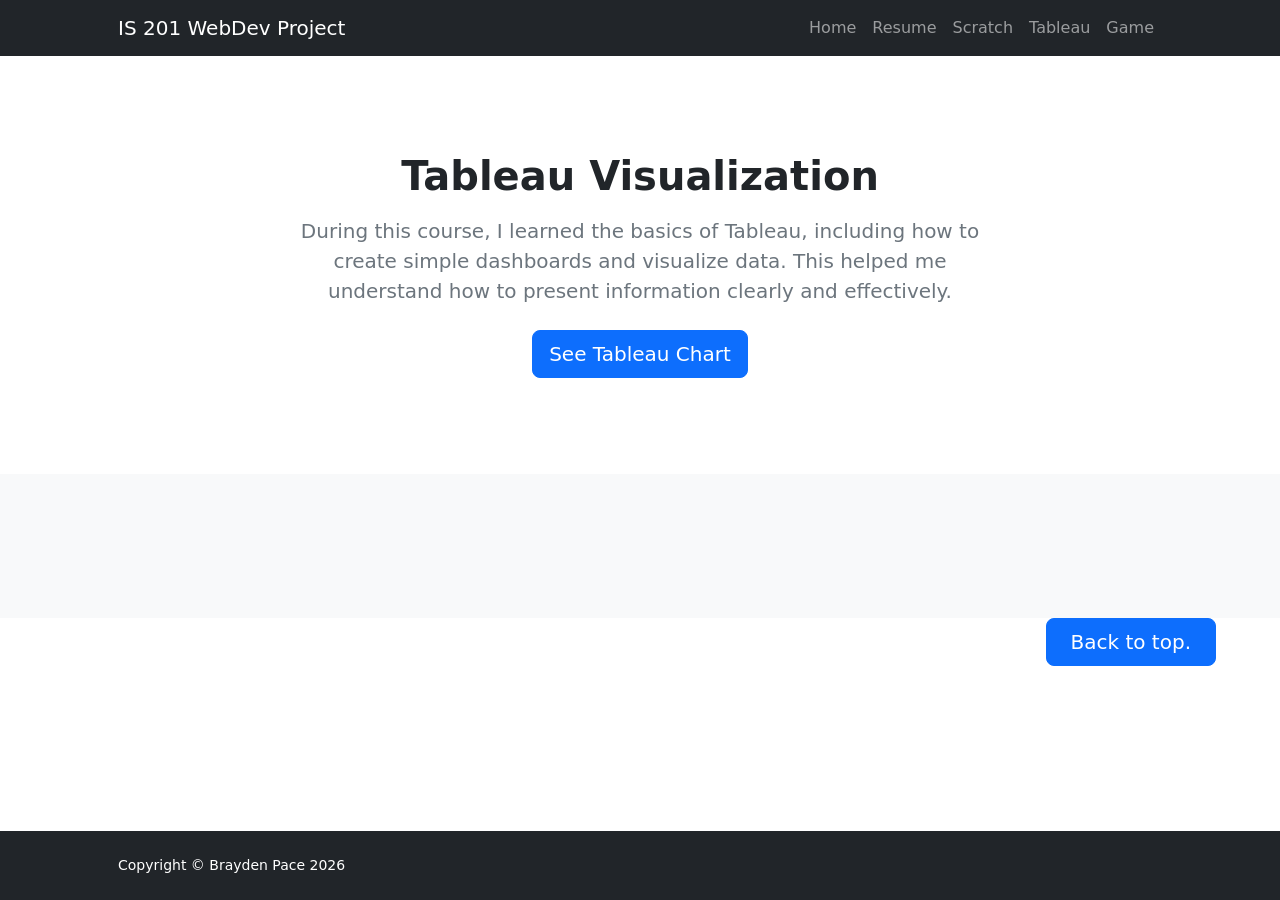
<file: tableau.html>
<!--
Brayden Pace
Is 201 (001)
4/15/2026
-->
<!DOCTYPE html>
<html lang="en">
    <head>
        <meta charset="utf-8" />
        <meta name="viewport" content="width=device-width, initial-scale=1, shrink-to-fit=no" />
        <meta name="description" content="" />
        <meta name="author" content="" />
        <title>Brayden Pace - Tableau</title>
        <!-- Favicon-->
        <link rel="icon" type="image/x-icon" href="assets/favicon.ico" />
        <!-- Bootstrap icons-->
        <link href="https://cdn.jsdelivr.net/npm/bootstrap-icons@1.5.0/font/bootstrap-icons.css" rel="stylesheet" />
        <!-- Core theme CSS (includes Bootstrap)-->
        <link href="css/styles.css" rel="stylesheet" />
    </head>
    <body class="d-flex flex-column">
        <main class="flex-shrink-0">
            <!-- Navigation-->
            <nav class="navbar navbar-expand-lg navbar-dark bg-dark" id="top">
                <div class="container px-5">
                    <a class="navbar-brand">IS 201 WebDev Project</a>
                    <button class="navbar-toggler" type="button" data-bs-toggle="collapse" data-bs-target="#navbarSupportedContent" aria-controls="navbarSupportedContent" aria-expanded="false" aria-label="Toggle navigation"><span class="navbar-toggler-icon"></span></button>
                    <div class="collapse navbar-collapse" id="navbarSupportedContent">
                        <ul class="navbar-nav ms-auto mb-2 mb-lg-0">
                            <li class="nav-item"><a class="nav-link" href="index.html">Home</a></li>
                            <li class="nav-item"><a class="nav-link" href="resume.html">Resume</a></li>
                            <li class="nav-item"><a class="nav-link" href="scratch.html">Scratch</a></li>
                            <li class="nav-item"><a class="nav-link" href="tableau.html">Tableau</a></li>
                            <li class="nav-item"><a class="nav-link" href="game.html">Game</a></li>
                        </ul>
                    </div>
                </div>
            </nav>
            <!-- Header-->
            <header class="py-5">
                <div class="container px-5">
                    <div class="row justify-content-center">
                        <div class="col-lg-8 col-xxl-6">
                            <div class="text-center my-5">
                                <h1 class="fw-bolder mb-3">Tableau Visualization</h1>
                                <p class="lead fw-normal text-muted mb-4">During this course, I learned the basics of Tableau, including how to create simple dashboards and visualize data. This helped me understand how to present information clearly and effectively.</p>
                                <a class="btn btn-primary btn-lg" href="#scroll-target">See Tableau Chart</a>
                            </div>
                        </div>
                    </div>
                </div>
            </header>
            <!-- Family Section -->
            <section class="py-5 bg-light" id="scroll-target">
                <div class="container px-5 my-5">
                    <div class='tableauPlaceholder' id='viz1776293918984' style='position: relative'><noscript><a href='#'><img alt='! ' src='https:&#47;&#47;public.tableau.com&#47;static&#47;images&#47;Wh&#47;WhichSportistheToughest&#47;sheet1&#47;1_rss.png' style='border: none' /></a></noscript><object class='tableauViz'  style='display:none;'><param name='host_url' value='https%3A%2F%2Fpublic.tableau.com%2F' /> <param name='embed_code_version' value='3' /> <param name='path' value='views&#47;WhichSportistheToughest&#47;sheet1?:language=en-US&amp;:embed=true&amp;:sid=&amp;:redirect=auth' /> <param name='toolbar' value='yes' /><param name='static_image' value='https:&#47;&#47;public.tableau.com&#47;static&#47;images&#47;Wh&#47;WhichSportistheToughest&#47;sheet1&#47;1.png' /> <param name='animate_transition' value='yes' /><param name='display_static_image' value='yes' /><param name='display_spinner' value='yes' /><param name='display_overlay' value='yes' /><param name='display_count' value='yes' /><param name='language' value='en-US' /></object></div>                <script type='text/javascript'>                    var divElement = document.getElementById('viz1776293918984');                    var vizElement = divElement.getElementsByTagName('object')[0];                    vizElement.style.width='1300px';vizElement.style.height='827px';                    var scriptElement = document.createElement('script');                    scriptElement.src = 'https://public.tableau.com/javascripts/api/viz_v1.js';                    vizElement.parentNode.insertBefore(scriptElement, vizElement);                </script>
                </div>
            </section>
            <!-- Back to Top Button -->
             <div class="d-flex justify-content-end px-5">
                <a class="btn btn-primary btn-lg px-4 me-sm-3 mb-3 me-4" href="#top">Back to top.</a>
            </div>
        </main>
        <!-- Footer-->
        <footer class="bg-dark py-4 mt-auto">
            <div class="container px-5">
                <div class="row align-items-center justify-content-between flex-column flex-sm-row">
                    <div class="col-auto"><div class="small m-0 text-white">Copyright &copy; Brayden Pace 2026</div></div>
                </div>
            </div>
        </footer>
        <!-- Bootstrap core JS-->
        <script src="https://cdn.jsdelivr.net/npm/bootstrap@5.2.3/dist/js/bootstrap.bundle.min.js"></script>
        <!-- Core theme JS-->
        <script src="js/scripts.js"></script>
    </body>
</html>
</file>
<file: custom styles/styles.css>
/* 
Brayden Pace
IS 201 (001)
4/9/2026 
*/
body {
    font-family: Arial, Helvetica, sans-serif;
    font-size: 15px;
    color: #555;
    background-color: rgb(245, 245, 245);
    margin: 0;
}

li {
    font-size: 14px;
}

a {
    color: blue;
    text-decoration: none;
}

a:hover {
    text-decoration: underline;
}

.resumeListHeading {
    font-weight: bold;
}

.bold {
    font-weight: bold;
}

.italic {
    font-style: italic;
}

.both {
    font-weight: bold;
    font-style: italic; 
}

.mission {
    background: white;
    padding: 10px;
    margin-bottom: 20px;
    border-radius: 6px;
}

.img {
    width: 100%;
    max-width: 700px;
    border-radius: 8px;
    margin: 10px 0;
}

.leftmenu a,
.rightmenu a {
    display: block;
    margin-bottom: 8px;
}
</file>
<file: custom styles/layoutstyles.css>
body {
    margin: 0;
    background-color: #d1d1d1;
}

/* REMOVE “FRAMED BOX” LOOK */
.common {
    position: absolute;
    border: none; /* THIS removes all side framing */
}

/* HEADER */
.header {
    top: 0;
    left: 0;
    right: 0;
    height: 80px;
    position: static;
    border-bottom: 1px solid #ccc;
    background: #2a2a2a;
    z-index: 10;
}

/* LEFT MENU */
.leftmenu {
    top: 80px;
    left: 0;
    bottom: 40px;
    width: 120px;
    position: fixed;
    border-right: none;
    padding: 10px;
}

.leftmenu a {
    display: block;
    padding: 12px 10px;
    margin: 5px 0;
    background-color: #2a2a2a;
    color: white;
    text-decoration: none;
    border-radius: 5px;
    font-weight: bold;
    transition: 0.3s;
    text-align: center;
}

.leftmenu a:hover {
    background-color: #444;
    transform: scale(1.05);
}

/* RIGHT MENU */
.rightmenu {
    top: 80px;
    right: 0;
    bottom: 40px;
    width: 160px;
    position: fixed;
    border-left: none; /* removed border */
    padding: 10px;
}

/* MAIN CONTENT */
.mainbody {
    margin-top: 20px;
    margin-left: 140px;
    margin-right: 180px;
    padding: 20px;
}

/* FOOTER */
.footer {
    position: static;
    bottom: 0;
    left: 0;
    right: 0;
    height: 60px;

    display: flex;
    justify-content: center;  /* centers left-right */
    align-items: center;      /* centers up-down */

    background: #2a2a2a;
    border-top: 1px solid #ccc;
    font-size: 12px;
}

/* NAV LINKS */
.subheader {
    float: right;
    padding: 25px;
}

/* CENTER IMAGES */
img {
    display: block;
    margin: 0 auto;
    margin-top: 10px;
    margin-bottom: 10px;
}
</file>
